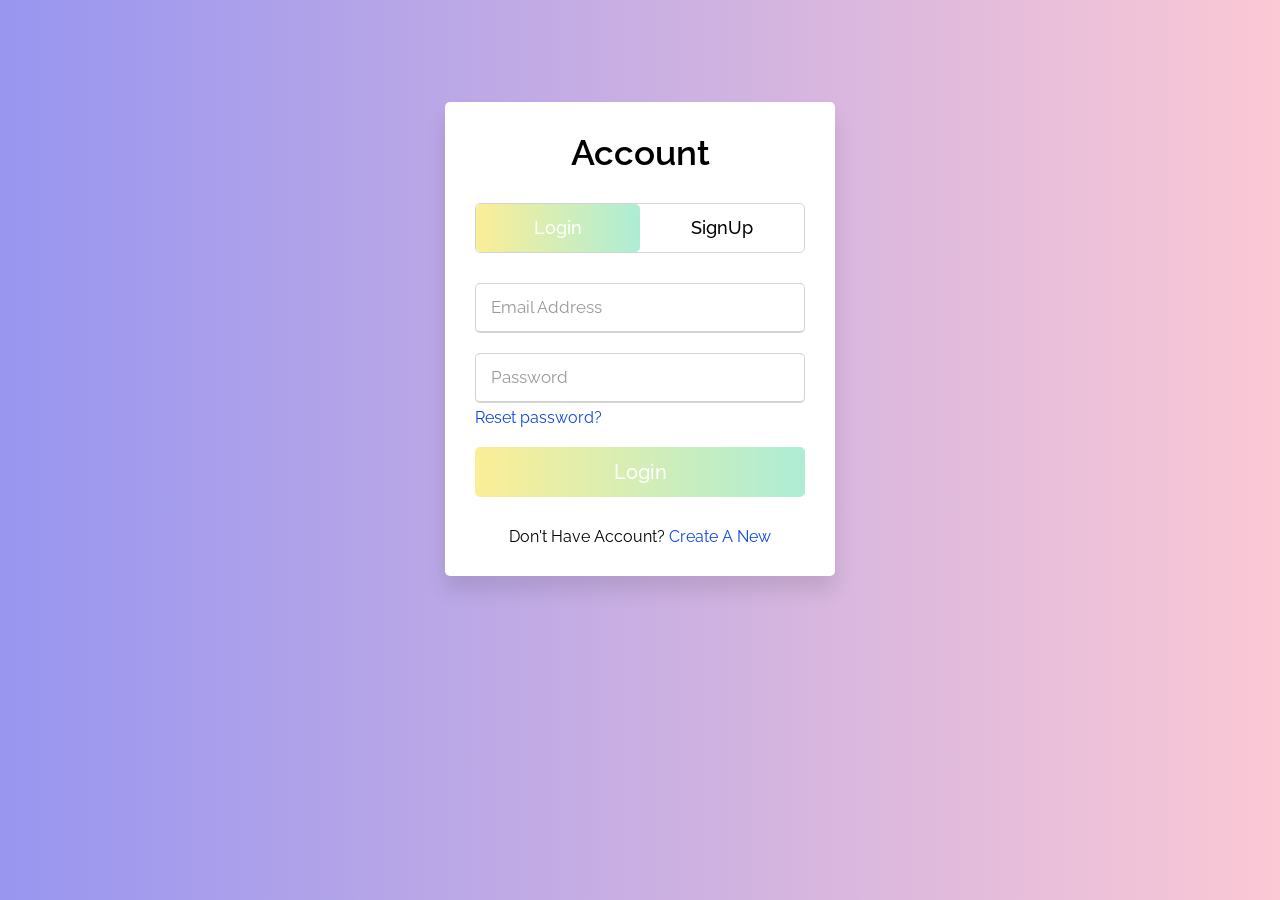
<file: login/form.html>
<!DOCTYPE html>
<html lang="en" dir="ltr">
  <head>
    <meta charset="utf-8">
    <title>Sign Up | Log In</title>
    <link rel="stylesheet" href="style.css">
    <meta name="viewport" content="width=device-width, initial-scale=1.0">
  </head>
  <body>
    <div class="wrapper">
       <div class="title-text">
          <div class="title login">
             Account 
          </div>
          <div class="title signup">
             Account
          </div>
       </div>
       <div class="form-container">
          <div class="slide-controls">
             <input type="radio" name="slide" id="login" checked>
             <input type="radio" name="slide" id="signup">
             <label for="login" class="slide login">Login</label>
             <label for="signup" class="slide signup">SignUp</label>
             <div class="slider-tab"></div>
          </div>
          <div class="form-inner">
             <form action="#" class="login">
                <div class="field">
                   <input type="text" placeholder="Email Address" required>
                </div>
                <div class="field">
                   <input type="password" placeholder="Password" required>
                </div>
                <div class="pass-link">
                   <a href="#">Reset password?</a>
                </div>
                <div class="field btn">
                   <div class="btn-layer"></div>
                   <input type="submit" value="Login">
                </div>
                <div class="signup-link">
                   Don't Have Account? <a href="">Create A New</a>
                </div>
             </form>
             <form action="#" class="signup">
                <div class="field">
                   <input type="text" placeholder="Email Address" required>
                </div>
                <div class="field">
                   <input type="password" placeholder="Password" required>
                </div>
                <div class="field">
                   <input type="password" placeholder="Confirm Password" required>
                </div>
                <div class="field btn">
                   <div class="btn-layer"></div>
                   <input type="submit" value="SignUp">
                </div>
             </form>
          </div>
       </div>
    </div>
    <p id="message"></p>
    <script src="style.js"></script>
  </body>
</html>
</file>
<file: login/style.css>
@import url('https://fonts.googleapis.com/css2?family=Raleway:wght@300&display=swap');

*{
  margin: 0;
  padding: 0;
  box-sizing: border-box;
  font-family: 'Raleway', sans-serif;
}
html,body{
  display: grid;
  height: 100%;
  width: 100%;
  place-items: center;
  background: -webkit-linear-gradient(left, #9896F0,#FBC8D5);
}
::selection{
  background: #12e8f0;
  color: #fff;
}
.wrapper{
  overflow: hidden;
  max-width: 390px;
  background: #fff;
  padding: 30px;
  border-radius: 5px;
  box-shadow: 0px 15px 20px rgba(0,0,0,0.1);
}
.wrapper .title-text{
  display: flex;
  width: 200%;
}
.wrapper .title{
  width: 50%;
  font-size: 35px;
  font-weight: 600;
  text-align: center;
  transition: all 0.6s cubic-bezier(0.68,-0.55,0.265,1.55);
}
.wrapper .slide-controls{
  position: relative;
  display: flex;
  height: 50px;
  width: 100%;
  overflow: hidden;
  margin: 30px 0 10px 0;
  justify-content: space-between;
  border: 1px solid lightgrey;
  border-radius: 5px;
}
.slide-controls .slide{
  height: 100%;
  width: 100%;
  color: #fff;
  font-size: 18px;
  font-weight: 500;
  text-align: center;
  line-height: 48px;
  cursor: pointer;
  z-index: 1;
  transition: all 0.6s ease;
}
.slide-controls label.signup{
  color: #000;
}
.slide-controls .slider-tab{
  position: absolute;
  height: 100%;
  width: 50%;
  left: 0;
  z-index: 0;
  border-radius: 5px;
  background: -webkit-linear-gradient(left, #FBEE97, #ADEDD5);
  transition: all 0.6s cubic-bezier(0.68,-0.55,0.265,1.55);
}
input[type="radio"]{
  display: none;
}
#signup:checked ~ .slider-tab{
  left: 50%;
}
#signup:checked ~ label.signup{
  color: #fff;
  cursor: default;
  user-select: none;
}
#signup:checked ~ label.login{
  color: #000;
}
#login:checked ~ label.signup{
  color: #000;
}
#login:checked ~ label.login{
  cursor: default;
  user-select: none;
}
.wrapper .form-container{
  width: 100%;
  overflow: hidden;
}
.form-container .form-inner{
  display: flex;
  width: 200%;
}
.form-container .form-inner form{
  width: 50%;
  transition: all 0.6s cubic-bezier(0.68,-0.55,0.265,1.55);
}
.form-inner form .field{
  height: 50px;
  width: 100%;
  margin-top: 20px;
}
.form-inner form .field input{
  height: 100%;
  width: 100%;
  outline: none;
  padding-left: 15px;
  border-radius: 5px;
  border: 1px solid lightgrey;
  border-bottom-width: 2px;
  font-size: 17px;
  transition: all 0.3s ease;
}
.form-inner form .field input:focus{
  border-color: #12e8f0;
}
.form-inner form .field input::placeholder{
  color: #999;
  transition: all 0.3s ease;
}
form .field input:focus::placeholder{
  color: #b3b3b3;
}
.form-inner form .pass-link{
  margin-top: 5px;
}
.form-inner form .signup-link{
  text-align: center;
  margin-top: 30px;
}
.form-inner form .pass-link a,
.form-inner form .signup-link a{
  color: #0e45dd;
  text-decoration: none;
}
.form-inner form .pass-link a:hover,
.form-inner form .signup-link a:hover{
  text-decoration: underline;
}
form .btn{
  height: 50px;
  width: 100%;
  border-radius: 5px;
  position: relative;
  overflow: hidden;
}
form .btn .btn-layer{
  height: 100%;
  width: 300%;
  position: absolute;
  left: -100%;
  background: -webkit-linear-gradient(right, #FBEE97, #ADEDD5, #FBEE97, #ADEDD5);
  border-radius: 5px;
  transition: all 0.4s ease;;
}
form .btn:hover .btn-layer{
  left: 0;
}
form .btn input[type="submit"]{
  height: 100%;
  width: 100%;
  z-index: 2;
  position: relative;
  background: none;
  border: none;
  color: #fff;
  padding-left: 0;
  border-radius: 10px;
  font-size: 20px;
  font-weight: 500;
  cursor: pointer;
}
.alert{
  background: #e44e4e;
  color: white;
  padding: 10px;
  text-align: center;
  border:1px solid #b32929;
}
#message{
  background: #ff4e4e;
  color: white;
  text-align: center;
  margin-top: 20px;
}
#alter.Box{
  position: fixed;
  top: 20px;
  left: 20%;
  transform: translateX(-50%);
  z-index: 999;
}
</file>
